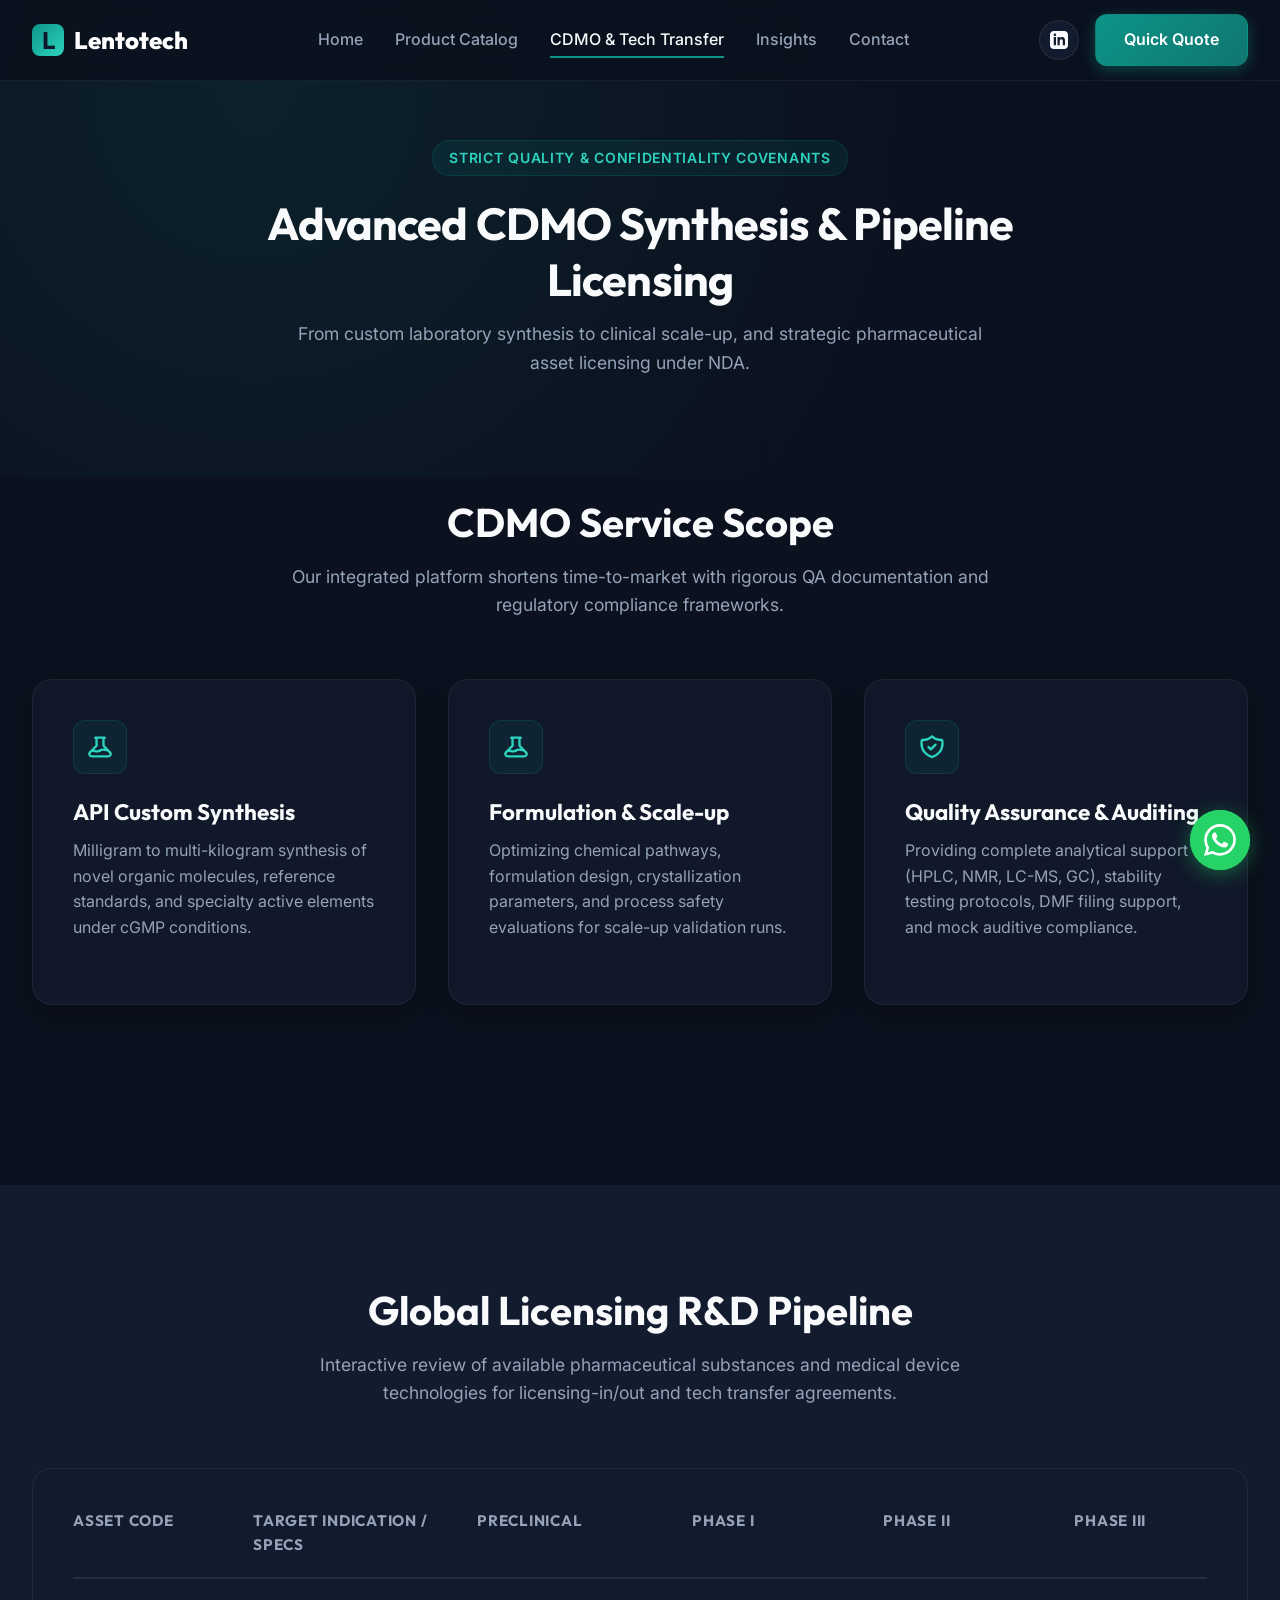
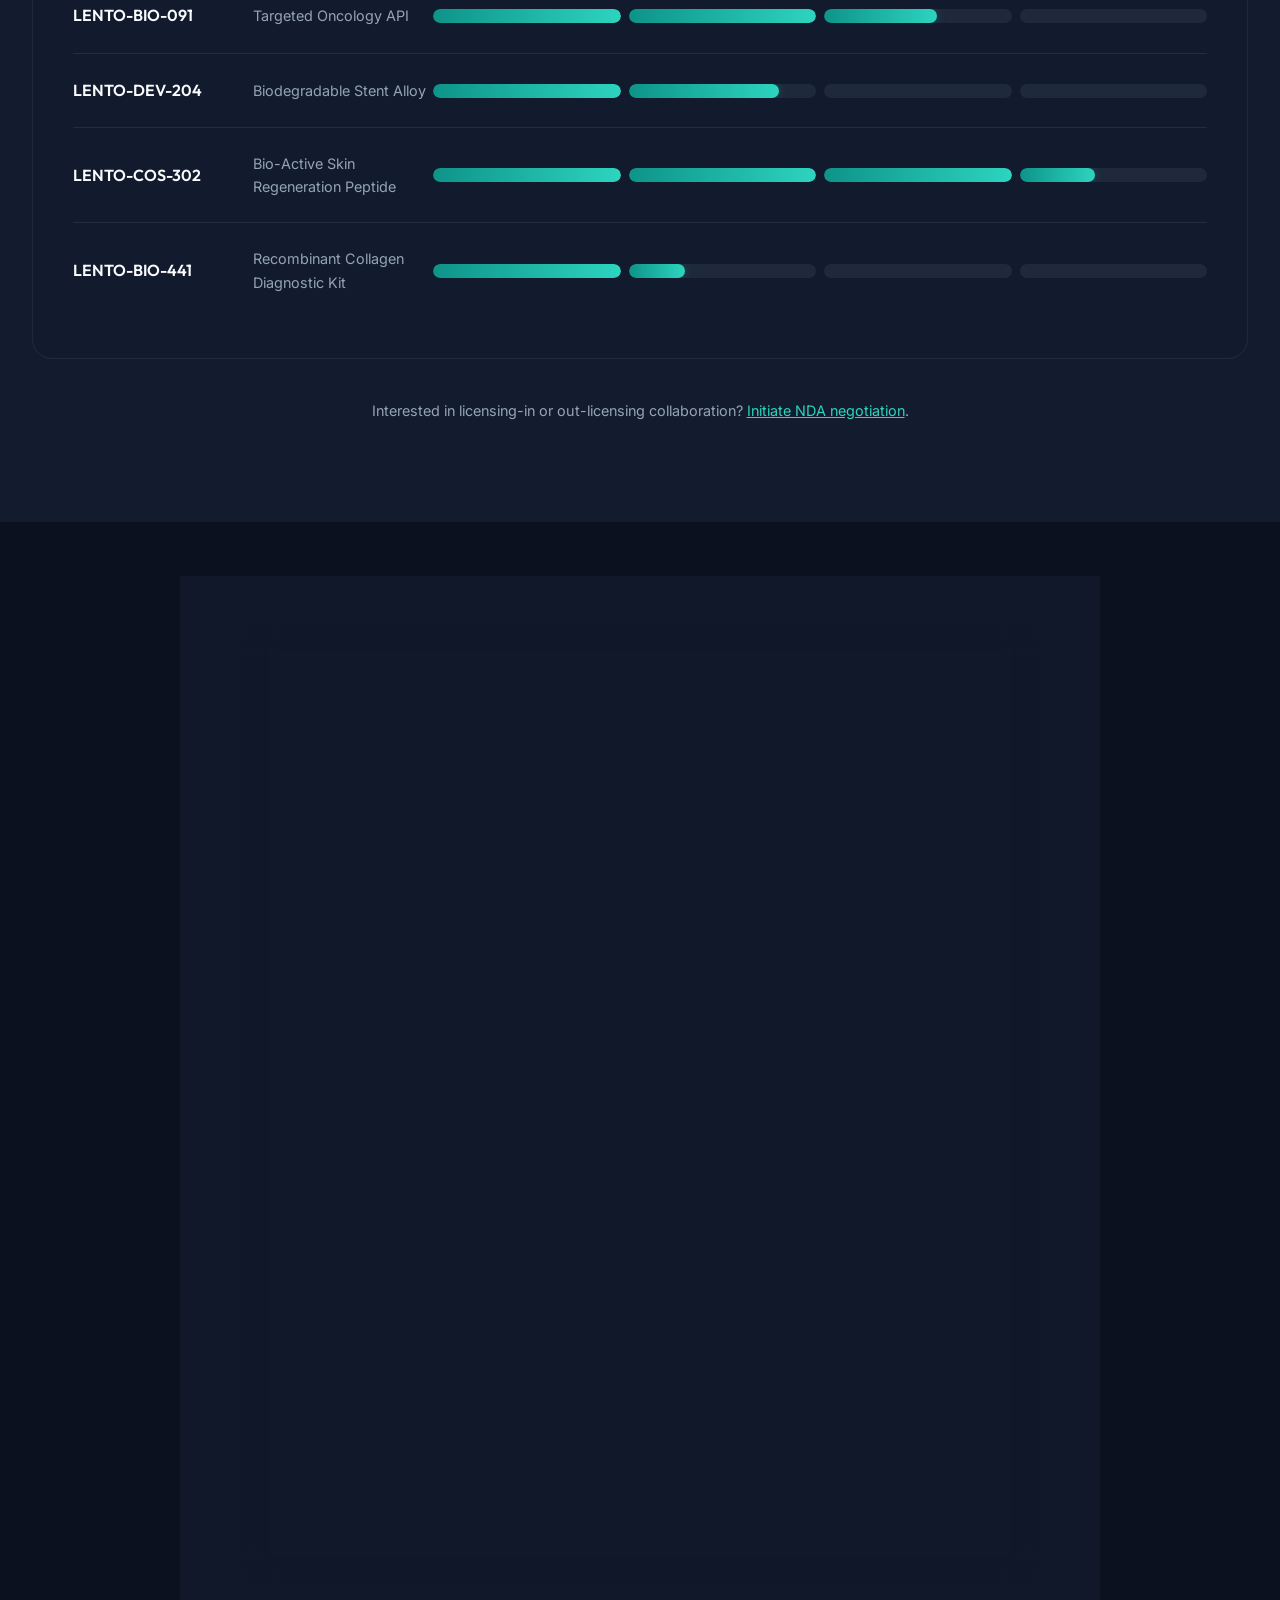
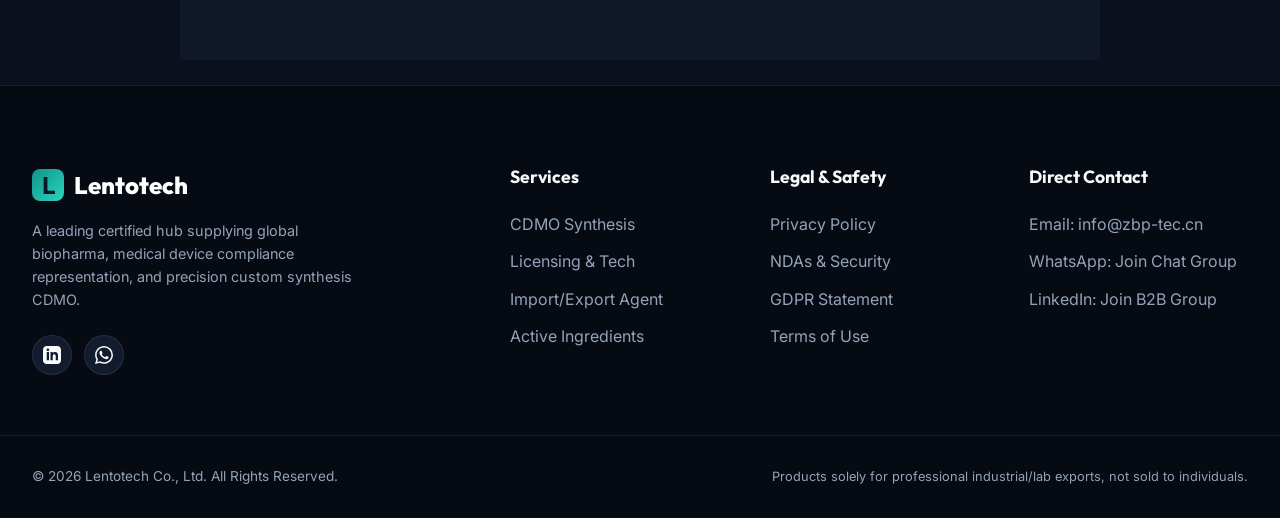
<file: cdmo.html>
<!DOCTYPE html>
<html lang="en">
<head>
  <meta charset="UTF-8">
  <meta name="viewport" content="width=device-width, initial-scale=1.0">
  
  <!-- Primary SEO Meta Tags -->
  <title>CDMO Services &amp; R&amp;D Pipeline Licensing | Lentotech</title>
  <meta name="description" content="Explore Lentotech's CDMO capabilities including custom synthesis, formulation scale-up, and quality control. Review our active R&amp;D pipeline for Licensing-in/out.">
  <meta name="keywords" content="Lentotech, CDMO custom synthesis, pharmaceutical scale up, licensing in out, clinical pipeline, medical device licensing, NDA confidential request">
  
  <!-- CSS Stylesheet -->
  <link rel="stylesheet" href="style.css">
</head>
<body>

  <!-- Header / Navigation -->
  <header class="header">
    <div class="container nav-container">
      <a href="index.html" class="logo">
        <div class="logo-icon">L</div>
        <span>Lentotech</span>
      </a>
      
      <button class="hamburger" aria-label="Toggle menu">
        <span></span>
        <span></span>
        <span></span>
      </button>
      
      <nav class="nav-menu">
        <a href="index.html" class="nav-link">Home</a>
        <a href="products.html" class="nav-link">Product Catalog</a>
        <a href="cdmo.html" class="nav-link active">CDMO &amp; Tech Transfer</a>
        <a href="index.html#news-section" class="nav-link">Insights</a>
        <a href="#contact-section" class="nav-link">Contact</a>
      </nav>
      
      <div class="nav-cta">
        <a href="https://www.linkedin.com/groups/14606553/" target="_blank" class="social-icon" title="Join LinkedIn Group">
          <svg fill="currentColor" viewBox="0 0 24 24" xmlns="http://www.w3.org/2000/svg">
            <path d="M19 0h-14c-2.761 0-5 2.239-5 5v14c0 2.761 2.239 5 5 5h14c2.762 0 5-2.239 5-5v-14c0-2.761-2.238-5-5-5zm-11 19h-3v-11h3v11zm-1.5-12.268c-.966 0-1.75-.779-1.75-1.75s.784-1.75 1.75-1.75 1.75.779 1.75 1.75-.784 1.75-1.75 1.75zm13.5 12.268h-3v-5.604c0-3.368-4-3.113-4 0v5.604h-3v-11h3v1.765c1.396-2.586 7-2.777 7 2.476v6.759z"/>
          </svg>
        </a>
        <a href="#contact-section" class="btn btn-primary">Quick Quote</a>
      </div>
    </div>
  </header>

  <!-- Hero Section -->
  <section class="hero" style="padding: 140px 0 60px 0; background: radial-gradient(circle at 20% 20%, rgba(13, 148, 136, 0.12) 0%, transparent 60%);">
    <div class="container">
      <span class="hero-tag">Strict Quality &amp; Confidentiality Covenants</span>
      <h1 class="hero-title" style="font-size: 2.8rem; margin-bottom: 12px;">Advanced CDMO Synthesis &amp; Pipeline Licensing</h1>
      <p class="hero-subtitle" style="font-size: 1.1rem; max-width: 700px;">From custom laboratory synthesis to clinical scale-up, and strategic pharmaceutical asset licensing under NDA.</p>
    </div>
  </section>

  <!-- CDMO Capabilities Matrix -->
  <section class="section" style="padding-top: 20px;">
    <div class="container">
      <div class="section-header">
        <h2 class="section-title">CDMO Service Scope</h2>
        <p class="section-desc">Our integrated platform shortens time-to-market with rigorous QA documentation and regulatory compliance frameworks.</p>
      </div>

      <div class="card-grid" style="margin-bottom: 80px;">
        <div class="segment-card">
          <div class="card-icon">
            <svg fill="none" stroke="currentColor" stroke-width="2" viewBox="0 0 24 24" xmlns="http://www.w3.org/2000/svg"><path stroke-linecap="round" stroke-linejoin="round" d="M19.428 15.428a2 2 0 00-1.022-.547l-2.387-.477a6 6 0 00-3.86.517l-.318.158a6 6 0 01-3.86.517L6.05 15.21a2 2 0 00-1.806.547M8 4h8l-1 1v5.172a2 2 0 00.586 1.414l5 5c1.26 1.26.367 3.414-1.415 3.414H4.828c-1.782 0-2.674-2.154-1.414-3.414l5-5A2 2 0 009 9.172V5L8 4z"></path></svg>
          </div>
          <h3>API Custom Synthesis</h3>
          <p>Milligram to multi-kilogram synthesis of novel organic molecules, reference standards, and specialty active elements under cGMP conditions.</p>
        </div>

        <div class="segment-card">
          <div class="card-icon">
            <svg fill="none" stroke="currentColor" stroke-width="2" viewBox="0 0 24 24" xmlns="http://www.w3.org/2000/svg"><path stroke-linecap="round" stroke-linejoin="round" d="M19.428 15.428a2 2 0 00-1.022-.547l-2.387-.477a6 6 0 00-3.86.517l-.318.158a6 6 0 01-3.86.517L6.05 15.21a2 2 0 00-1.806.547M8 4h8l-1 1v5.172a2 2 0 00.586 1.414l5 5c1.26 1.26.367 3.414-1.415 3.414H4.828c-1.782 0-2.674-2.154-1.414-3.414l5-5A2 2 0 009 9.172V5L8 4z"></path></svg>
          </div>
          <h3>Formulation &amp; Scale-up</h3>
          <p>Optimizing chemical pathways, formulation design, crystallization parameters, and process safety evaluations for scale-up validation runs.</p>
        </div>

        <div class="segment-card">
          <div class="card-icon">
            <svg fill="none" stroke="currentColor" stroke-width="2" viewBox="0 0 24 24" xmlns="http://www.w3.org/2000/svg"><path stroke-linecap="round" stroke-linejoin="round" d="M9 12l2 2 4-4m5.618-4.016A11.955 11.955 0 0112 2.944a11.955 11.955 0 01-8.618 3.04A12.02 12.02 0 003 9c0 5.591 3.824 10.29 9 11.622 5.176-1.332 9-6.03 9-11.622 0-1.042-.133-2.052-.382-3.016z"></path></svg>
          </div>
          <h3>Quality Assurance &amp; Auditing</h3>
          <p>Providing complete analytical support (HPLC, NMR, LC-MS, GC), stability testing protocols, DMF filing support, and mock auditive compliance.</p>
        </div>
      </div>
    </div>
  </section>

  <!-- Interactive Pipeline Section -->
  <section class="section section-alt" id="pipeline-section">
    <div class="container">
      <div class="section-header">
        <h2 class="section-title">Global Licensing R&amp;D Pipeline</h2>
        <p class="section-desc">Interactive review of available pharmaceutical substances and medical device technologies for licensing-in/out and tech transfer agreements.</p>
      </div>

      <div class="pipeline-container">
        <!-- Table Header -->
        <div class="pipeline-header">
          <div>Asset Code</div>
          <div>Target Indication / Specs</div>
          <div class="pipeline-stages-header">
            <div>Preclinical</div>
            <div>Phase I</div>
            <div>Phase II</div>
            <div>Phase III</div>
          </div>
        </div>
        
        <!-- Pipeline Row 1 -->
        <div class="pipeline-row">
          <div class="pipeline-code">LENTO-BIO-091</div>
          <div class="pipeline-ind">Targeted Oncology API</div>
          <div class="pipeline-stages-bar">
            <div class="stage-cell">
              <div class="stage-progress" data-progress="100%"></div>
              <div class="stage-tooltip">Preclinical: Complete</div>
            </div>
            <div class="stage-cell">
              <div class="stage-progress" data-progress="100%"></div>
              <div class="stage-tooltip">Phase I: Complete</div>
            </div>
            <div class="stage-cell">
              <div class="stage-progress" data-progress="60%"></div>
              <div class="stage-tooltip">Phase II: 60% Complete</div>
            </div>
            <div class="stage-cell">
              <div class="stage-progress" data-progress="0%"></div>
              <div class="stage-tooltip">Phase III: Pending</div>
            </div>
          </div>
        </div>

        <!-- Pipeline Row 2 -->
        <div class="pipeline-row">
          <div class="pipeline-code">LENTO-DEV-204</div>
          <div class="pipeline-ind">Biodegradable Stent Alloy</div>
          <div class="pipeline-stages-bar">
            <div class="stage-cell">
              <div class="stage-progress" data-progress="100%"></div>
              <div class="stage-tooltip">Preclinical: Complete</div>
            </div>
            <div class="stage-cell">
              <div class="stage-progress" data-progress="80%"></div>
              <div class="stage-tooltip">Phase I: 80% Active</div>
            </div>
            <div class="stage-cell">
              <div class="stage-progress" data-progress="0%"></div>
              <div class="stage-tooltip">Phase II: Pending</div>
            </div>
            <div class="stage-cell">
              <div class="stage-progress" data-progress="0%"></div>
              <div class="stage-tooltip">Phase III: Pending</div>
            </div>
          </div>
        </div>

        <!-- Pipeline Row 3 -->
        <div class="pipeline-row">
          <div class="pipeline-code">LENTO-COS-302</div>
          <div class="pipeline-ind">Bio-Active Skin Regeneration Peptide</div>
          <div class="pipeline-stages-bar">
            <div class="stage-cell">
              <div class="stage-progress" data-progress="100%"></div>
              <div class="stage-tooltip">Preclinical: Complete</div>
            </div>
            <div class="stage-cell">
              <div class="stage-progress" data-progress="100%"></div>
              <div class="stage-tooltip">Phase I: Complete</div>
            </div>
            <div class="stage-cell">
              <div class="stage-progress" data-progress="100%"></div>
              <div class="stage-tooltip">Phase II: Complete</div>
            </div>
            <div class="stage-cell">
              <div class="stage-progress" data-progress="40%"></div>
              <div class="stage-tooltip">Phase III: 40% Active</div>
            </div>
          </div>
        </div>

        <!-- Pipeline Row 4 -->
        <div class="pipeline-row">
          <div class="pipeline-code">LENTO-BIO-441</div>
          <div class="pipeline-ind">Recombinant Collagen Diagnostic Kit</div>
          <div class="pipeline-stages-bar">
            <div class="stage-cell">
              <div class="stage-progress" data-progress="100%"></div>
              <div class="stage-tooltip">Preclinical: Complete</div>
            </div>
            <div class="stage-cell">
              <div class="stage-progress" data-progress="30%"></div>
              <div class="stage-tooltip">Phase I: 30% Active</div>
            </div>
            <div class="stage-cell">
              <div class="stage-progress" data-progress="0%"></div>
              <div class="stage-tooltip">Phase II: Pending</div>
            </div>
            <div class="stage-cell">
              <div class="stage-progress" data-progress="0%"></div>
              <div class="stage-tooltip">Phase III: Pending</div>
            </div>
          </div>
        </div>
      </div>
      
      <div style="margin-top: 40px; text-align: center; color: var(--text-muted); font-size: 0.9rem;">
        <p>Interested in licensing-in or out-licensing collaboration? <a href="#contact-section" style="color:var(--accent-teal-light); text-decoration: underline;">Initiate NDA negotiation</a>.</p>
      </div>
    </div>
  </section>

  <!-- CDMO / Licensing Secure Form -->
  <section class="section" id="contact-section">
    <div class="container">
      <div class="inquiry-box">
        <div class="form-title-group">
          <span class="confidential-badge">
            <svg style="width: 14px; height: 14px;" fill="none" stroke="currentColor" stroke-width="2" viewBox="0 0 24 24" xmlns="http://www.w3.org/2000/svg"><path stroke-linecap="round" stroke-linejoin="round" d="M12 15v2m-6 4h12a2 2 0 002-2v-6a2 2 0 00-2-2H6a2 2 0 00-2 2v6a2 2 0 002 2zm10-10V7a4 4 0 00-8 0v4h8z"></path></svg>
            Secure &amp; Confidential Request under Active NDA
          </span>
          <h2 style="font-size:2rem; margin-bottom:10px;">CDMO &amp; Licensing Inquiry</h2>
          <p style="color:var(--text-muted);">Please provide details about your target molecule, synthesis schema, diagnostic kit parameters, or patent licensing requests.</p>
        </div>
        
        <form id="inquiry-form" action="https://formspree.io/f/placeholder" method="POST">
          <div class="form-grid">
            <div class="form-group">
              <label class="form-label" for="contact-name">Principal Investigator / Contact *</label>
              <input type="text" id="contact-name" name="name" class="form-input" required placeholder="Dr. John Smith">
            </div>
            <div class="form-group">
              <label class="form-label" for="contact-company">Pharma Corporate / Lab *</label>
              <input type="text" id="contact-company" name="company" class="form-input" required placeholder="Therapeutics Research Inc.">
            </div>
            <div class="form-group">
              <label class="form-label" for="contact-email">Corporate Email Address *</label>
              <input type="email" id="contact-email" name="email" class="form-input" required placeholder="smith@company.com">
            </div>
            <div class="form-group">
              <label class="form-label" for="contact-phone">WhatsApp / Direct Call</label>
              <input type="text" id="contact-phone" name="phone" class="form-input" placeholder="+1 (202) 555-0143">
            </div>
            <div class="form-group form-full">
              <label class="form-label" for="contact-segment">Project Framework *</label>
              <select id="contact-segment" name="segment" class="filter-select" style="width: 100%;" required>
                <option value="CDMO Custom Synthesis">CDMO Custom Synthesis &amp; Batches</option>
                <option value="IP Transfer / Licensing-in">IP licensing / Technology Transfer</option>
                <option value="cGMP Clinical Scale-up">cGMP Clinical Scale-up &amp; Manufacturing</option>
              </select>
            </div>
            <div class="form-group form-full">
              <label class="form-label" for="contact-message">Technical Pathway &amp; Project Summary *</label>
              <textarea id="contact-message" name="message" class="form-input" rows="5" required placeholder="State target yields, chemical structure CAS numbers, purity standards, stability testing protocols, or diagnostic device scope. Indicate if NDA is requested first."></textarea>
            </div>
            
            <div class="form-full">
              <label class="form-checkbox-label">
                <input type="checkbox" id="gdpr-agreement" required>
                <span>I consent to GDPR compliance guidelines. Lentotech treats all submissions with absolute confidentiality under active NDA covenants.</span>
              </label>
              
              <div class="disclaimer-note">
                <strong>NDA &amp; Confidentiality Assurance:</strong> Lentotech commits to a 100% secure review flow. No proprietary details, molecular formulas, or business names are shared outside of our core clinical evaluation team.
              </div>
            </div>
            
            <div class="form-full" style="text-align: center; margin-top: 20px;">
              <button type="submit" class="btn btn-primary" style="width: 100%; padding: 16px;">
                Submit Secure Inquiry
              </button>
            </div>
          </div>
        </form>
      </div>
    </div>
  </section>

  <!-- Footer -->
  <footer class="footer">
    <div class="container footer-grid">
      <div class="footer-brand">
        <a href="index.html" class="logo" style="margin-bottom:15px;">
          <div class="logo-icon">L</div>
          <span>Lentotech</span>
        </a>
        <p>A leading certified hub supplying global biopharma, medical device compliance representation, and precision custom synthesis CDMO.</p>
        <div class="social-links">
          <a href="https://www.linkedin.com/groups/14606553/" target="_blank" class="social-icon" aria-label="LinkedIn">
            <svg fill="currentColor" viewBox="0 0 24 24" xmlns="http://www.w3.org/2000/svg"><path d="M19 0h-14c-2.761 0-5 2.239-5 5v14c0 2.761 2.239 5 5 5h14c2.762 0 5-2.239 5-5v-14c0-2.761-2.238-5-5-5zm-11 19h-3v-11h3v11zm-1.5-12.268c-.966 0-1.75-.779-1.75-1.75s.784-1.75 1.75-1.75 1.75.779 1.75 1.75-.784 1.75-1.75 1.75zm13.5 12.268h-3v-5.604c0-3.368-4-3.113-4 0v5.604h-3v-11h3v1.765c1.396-2.586 7-2.777 7 2.476v6.759z"/></svg>
          </a>
          <a href="https://chat.whatsapp.com/D2ij4kMatiy4s5UUDO7pHd" target="_blank" class="social-icon" aria-label="WhatsApp">
            <svg fill="currentColor" viewBox="0 0 24 24" xmlns="http://www.w3.org/2000/svg"><path d="M17.472 14.382c-.297-.149-1.758-.867-2.03-.967-.273-.099-.471-.148-.67.15-.197.297-.767.966-.94 1.164-.173.199-.347.223-.644.075-.297-.15-1.255-.463-2.39-1.475-.883-.788-1.48-1.761-1.653-2.059-.173-.297-.018-.458.13-.606.134-.133.298-.347.446-.52.149-.174.198-.298.298-.497.099-.198.05-.371-.025-.52-.075-.149-.669-1.612-.916-2.207-.242-.579-.487-.5-.669-.51-.173-.008-.371-.01-.57-.01-.198 0-.52.074-.792.372-.272.297-1.04 1.016-1.04 2.479 0 1.462 1.065 2.875 1.213 3.074.149.198 2.096 3.2 5.077 4.487.709.306 1.262.489 1.694.625.712.227 1.36.195 1.871.118.571-.085 1.758-.719 2.006-1.413.248-.694.248-1.289.173-1.413-.074-.124-.272-.198-.57-.347m-5.421 7.403h-.004a9.87 9.87 0 01-5.031-1.378l-.361-.214-3.741.982.998-3.648-.235-.374a9.86 9.86 0 01-1.51-5.26c.001-5.45 4.436-9.884 9.888-9.884 2.64 0 5.122 1.03 6.988 2.898a9.825 9.825 0 012.893 6.994c-.003 5.45-4.437 9.884-9.885 9.884m8.413-18.297A11.815 11.815 0 0012.05 0C5.495 0 .16 5.335.157 11.892c0 2.096.547 4.142 1.588 5.945L0 24l6.335-1.662c1.746.953 3.71 1.458 5.704 1.459h.005c6.554 0 11.89-5.335 11.893-11.893a11.821 11.821 0 00-3.48-8.413z"/></svg>
          </a>
        </div>
      </div>
      
      <div class="footer-col">
        <h4>Services</h4>
        <ul>
          <li><a href="cdmo.html">CDMO Synthesis</a></li>
          <li><a href="cdmo.html#pipeline-section">Licensing &amp; Tech</a></li>
          <li><a href="index.html#contact-section">Import/Export Agent</a></li>
          <li><a href="products.html">Active Ingredients</a></li>
        </ul>
      </div>
      
      <div class="footer-col">
        <h4>Legal &amp; Safety</h4>
        <ul>
          <li><a href="#contact-section">Privacy Policy</a></li>
          <li><a href="#contact-section">NDAs &amp; Security</a></li>
          <li><a href="#contact-section">GDPR Statement</a></li>
          <li><a href="#contact-section">Terms of Use</a></li>
        </ul>
      </div>
      
      <div class="footer-col">
        <h4>Direct Contact</h4>
        <ul>
          <li>Email: <a href="javascript:void(0)" data-email-decode="text">Loading...</a></li>
          <li>WhatsApp: <a href="https://chat.whatsapp.com/D2ij4kMatiy4s5UUDO7pHd" target="_blank">Join Chat Group</a></li>
          <li>LinkedIn: <a href="https://www.linkedin.com/groups/14606553/" target="_blank">Join B2B Group</a></li>
        </ul>
      </div>
    </div>
    
    <div class="container footer-bottom">
      <div>&copy; 2026 Lentotech Co., Ltd. All Rights Reserved.</div>
      <div class="footer-legal-links">
        <span style="font-size:0.8rem; color:var(--text-muted);">Products solely for professional industrial/lab exports, not sold to individuals.</span>
      </div>
    </div>
  </footer>

  <!-- WhatsApp Floating widget -->
  <a href="https://chat.whatsapp.com/D2ij4kMatiy4s5UUDO7pHd" target="_blank" class="whatsapp-widget" title="Join WhatsApp Channel" aria-label="WhatsApp Chat Link">
    <svg fill="currentColor" viewBox="0 0 24 24" xmlns="http://www.w3.org/2000/svg">
      <path d="M17.472 14.382c-.297-.149-1.758-.867-2.03-.967-.273-.099-.471-.148-.67.15-.197.297-.767.966-.94 1.164-.173.199-.347.223-.644.075-.297-.15-1.255-.463-2.39-1.475-.883-.788-1.48-1.761-1.653-2.059-.173-.297-.018-.458.13-.606.134-.133.298-.347.446-.52.149-.174.198-.298.298-.497.099-.198.05-.371-.025-.52-.075-.149-.669-1.612-.916-2.207-.242-.579-.487-.5-.669-.51-.173-.008-.371-.01-.57-.01-.198 0-.52.074-.792.372-.272.297-1.04 1.016-1.04 2.479 0 1.462 1.065 2.875 1.213 3.074.149.198 2.096 3.2 5.077 4.487.709.306 1.262.489 1.694.625.712.227 1.36.195 1.871.118.571-.085 1.758-.719 2.006-1.413.248-.694.248-1.289.173-1.413-.074-.124-.272-.198-.57-.347m-5.421 7.403h-.004a9.87 9.87 0 01-5.031-1.378l-.361-.214-3.741.982.998-3.648-.235-.374a9.86 9.86 0 01-1.51-5.26c.001-5.45 4.436-9.884 9.888-9.884 2.64 0 5.122 1.03 6.988 2.898a9.825 9.825 0 012.893 6.994c-.003 5.45-4.437 9.884-9.885 9.884m8.413-18.297A11.815 11.815 0 0012.05 0C5.495 0 .16 5.335.157 11.892c0 2.096.547 4.142 1.588 5.945L0 24l6.335-1.662c1.746.953 3.71 1.458 5.704 1.459h.005c6.554 0 11.89-5.335 11.893-11.893a11.821 11.821 0 00-3.48-8.413z"/>
    </svg>
  </a>

  <!-- Integration Logic JS -->
  <script src="app.js"></script>
</body>
</html>
</file>
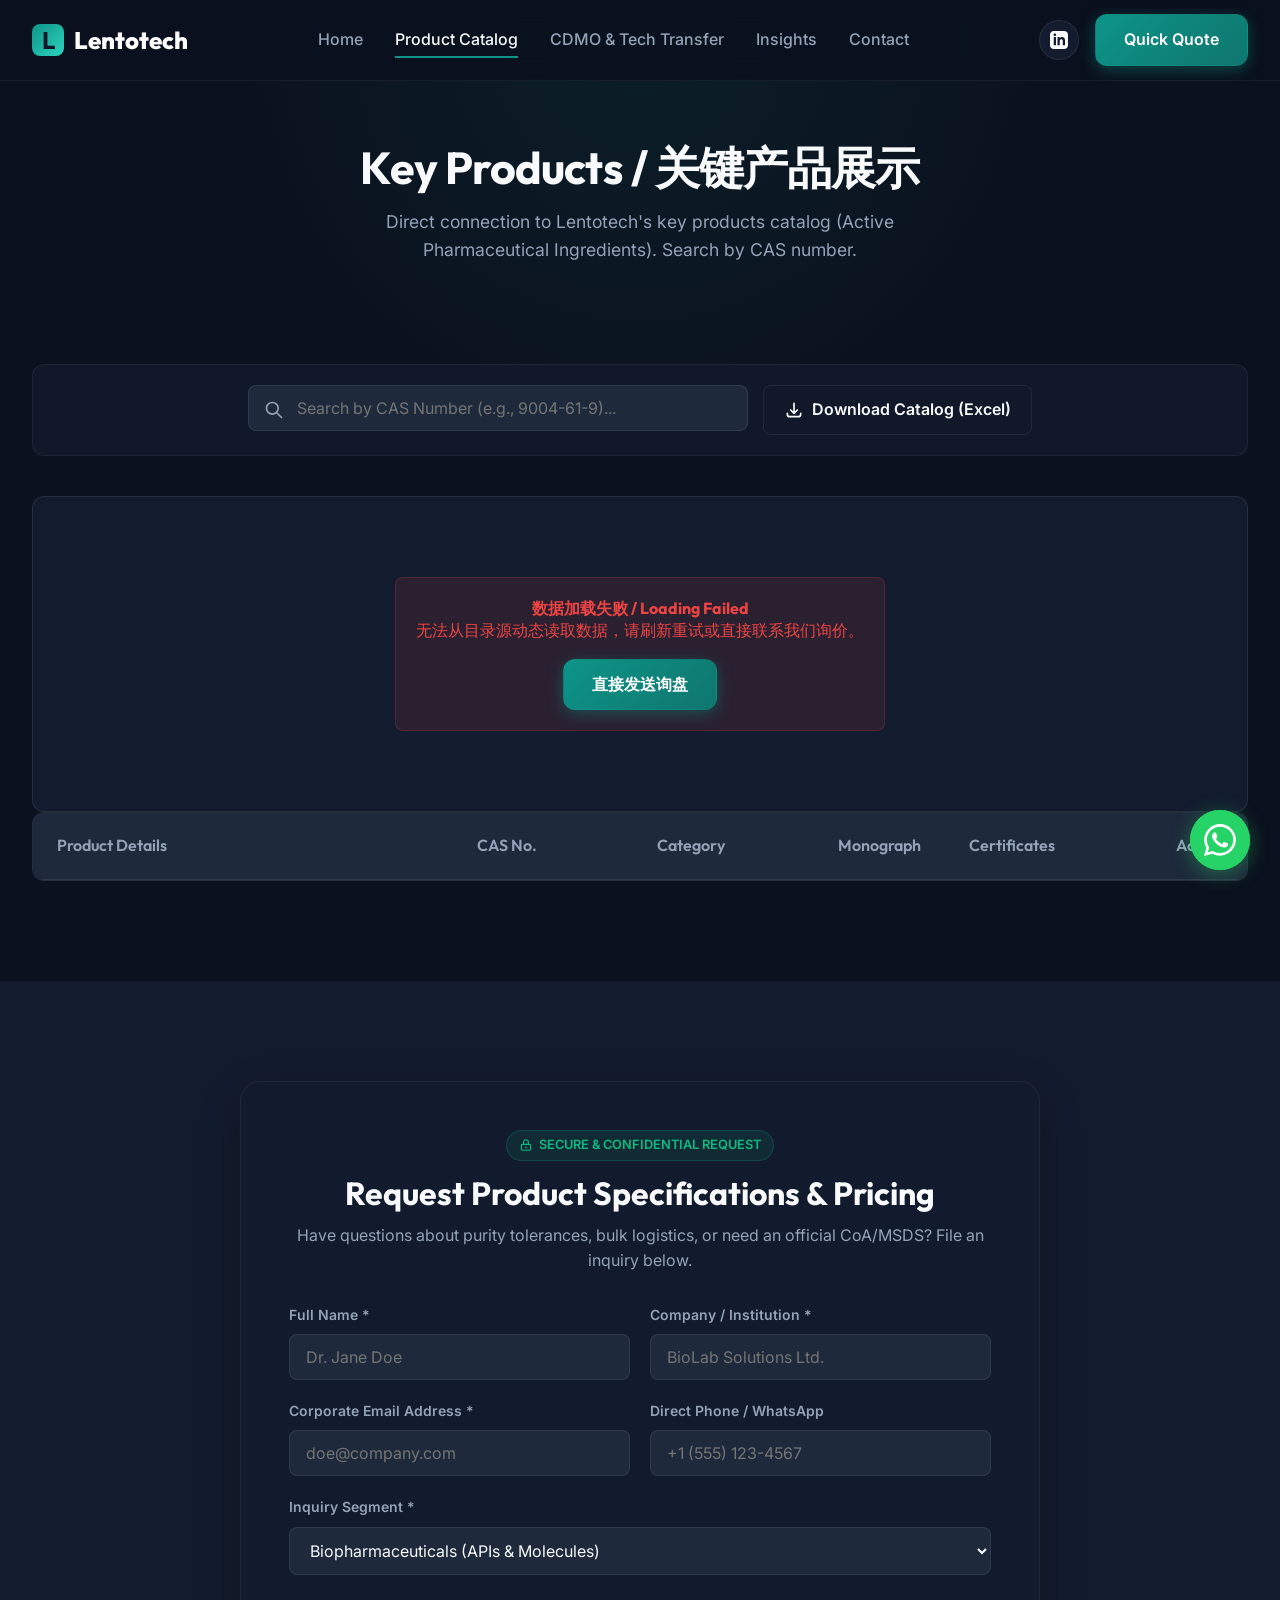
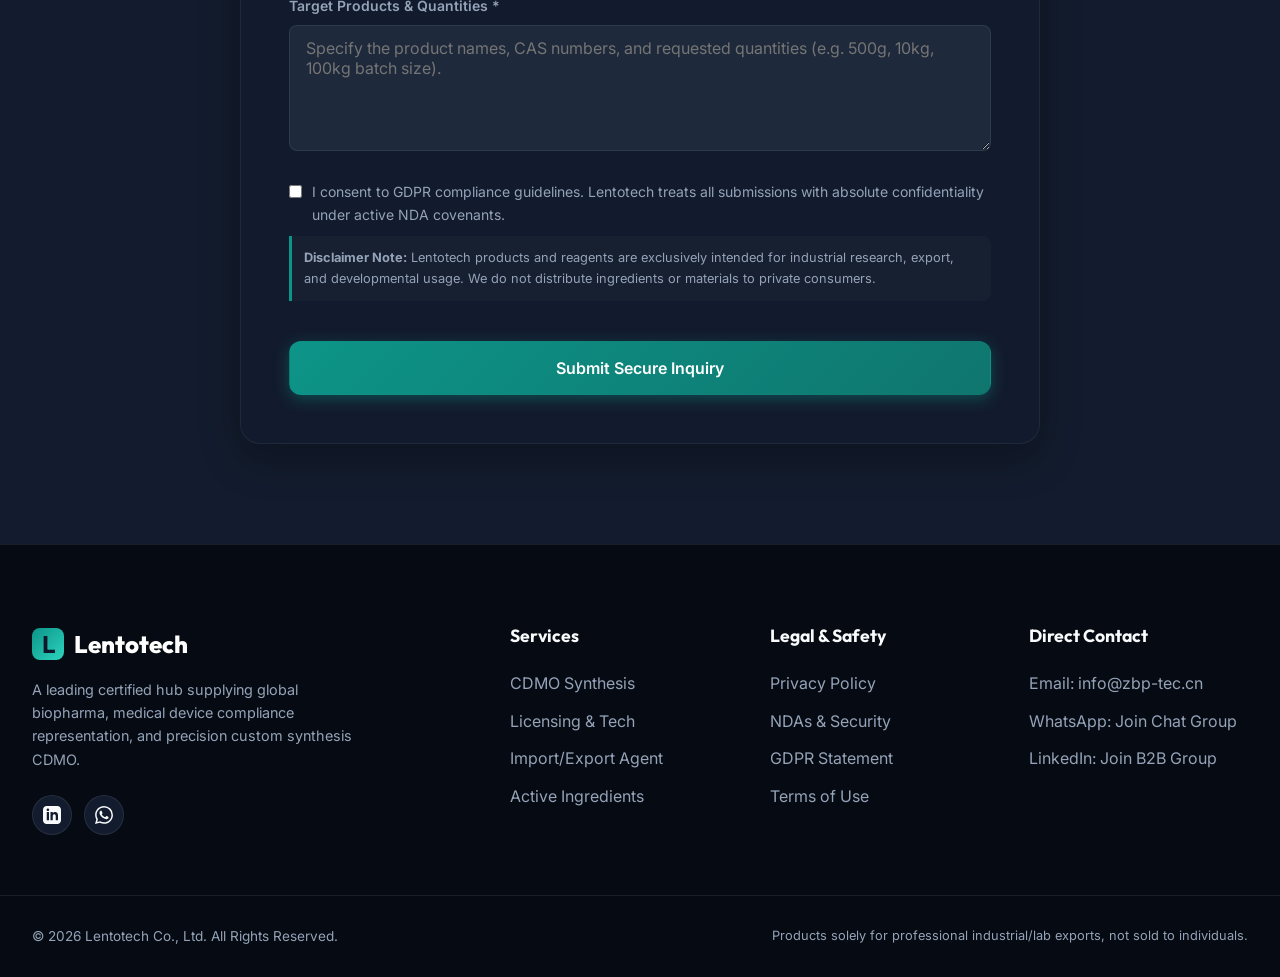
<file: products.html>
<!DOCTYPE html>
<html lang="en">
<head>
  <meta charset="UTF-8">
  <meta name="viewport" content="width=device-width, initial-scale=1.0">
  
  <!-- Primary SEO Meta Tags -->
  <title>Product Catalog | Search CAS &amp; Biological Raw Materials | Lentotech</title>
  <meta name="description" content="Browse and search Lentotech's real-time product database. Search by CAS number, molecular formula, or category for pharmaceutical, cosmetic, and medical device raw materials.">
  <meta name="keywords" content="Lentotech, CAS Search, Chemical Catalog, Peptide purity, cGMP cosmetic ingredients, raw materials FDA CE, biological active ingredients database">
  
  <!-- CSS Stylesheet -->
  <link rel="stylesheet" href="style.css">
</head>
<body>

  <!-- Header / Navigation -->
  <header class="header">
    <div class="container nav-container">
      <a href="index.html" class="logo">
        <div class="logo-icon">L</div>
        <span>Lentotech</span>
      </a>
      
      <button class="hamburger" aria-label="Toggle menu">
        <span></span>
        <span></span>
        <span></span>
      </button>
      
      <nav class="nav-menu">
        <a href="index.html" class="nav-link">Home</a>
        <a href="products.html" class="nav-link active">Product Catalog</a>
        <a href="cdmo.html" class="nav-link">CDMO &amp; Tech Transfer</a>
        <a href="index.html#news-section" class="nav-link">Insights</a>
        <a href="#contact-section" class="nav-link">Contact</a>
      </nav>
      
      <div class="nav-cta">
        <a href="https://www.linkedin.com/groups/14606553/" target="_blank" class="social-icon" title="Join LinkedIn Group">
          <svg fill="currentColor" viewBox="0 0 24 24" xmlns="http://www.w3.org/2000/svg">
            <path d="M19 0h-14c-2.761 0-5 2.239-5 5v14c0 2.761 2.239 5 5 5h14c2.762 0 5-2.239 5-5v-14c0-2.761-2.238-5-5-5zm-11 19h-3v-11h3v11zm-1.5-12.268c-.966 0-1.75-.779-1.75-1.75s.784-1.75 1.75-1.75 1.75.779 1.75 1.75-.784 1.75-1.75 1.75zm13.5 12.268h-3v-5.604c0-3.368-4-3.113-4 0v5.604h-3v-11h3v1.765c1.396-2.586 7-2.777 7 2.476v6.759z"/>
          </svg>
        </a>
        <a href="#contact-section" class="btn btn-primary">Quick Quote</a>
      </div>
    </div>
  </header>

  <!-- Title Section -->
  <section class="hero" style="padding: 140px 0 60px 0; background: radial-gradient(circle at 50% 10%, rgba(13, 148, 136, 0.1) 0%, transparent 60%);">
    <div class="container">
      <h1 class="hero-title" style="font-size: 2.8rem; margin-bottom: 12px;">Key Products / 关键产品展示</h1>
      <p class="hero-subtitle" style="font-size: 1.1rem; max-width: 600px;">Direct connection to Lentotech's key products catalog (Active Pharmaceutical Ingredients). Search by CAS number.</p>
    </div>
  </section>

  <!-- Interactive Catalog Section -->
  <section class="section" style="padding-top: 0;">
    <div class="container">
      
      <!-- Search & Filters Container (CAS Only + Download) -->
      <div class="product-search-bar" style="justify-content: center; gap: 15px; flex-wrap: wrap;">
        <div class="search-input-wrap" style="max-width: 500px; width: 100%; margin: 0;">
          <svg fill="none" stroke="currentColor" stroke-width="2" viewBox="0 0 24 24" xmlns="http://www.w3.org/2000/svg">
            <path stroke-linecap="round" stroke-linejoin="round" d="M21 21l-6-6m2-5a7 7 0 11-14 0 7 7 0 0114 0z"></path>
          </svg>
          <input type="text" id="product-search" class="form-input" placeholder="Search by CAS Number (e.g., 9004-61-9)...">
        </div>
        
        <a href="https://docs.google.com/spreadsheets/d/1sSMc7rmIx4xfWAFMpHZvSMM3_wB-xprPkBqVUnwSH1g/export?format=xlsx" target="_blank" class="btn btn-secondary" style="height: 50px; display: flex; align-items: center; gap: 8px; font-weight: 600; padding: 0 20px; border-radius: var(--radius-sm); white-space: nowrap; text-decoration: none;">
          <svg fill="none" stroke="currentColor" stroke-width="2" viewBox="0 0 24 24" xmlns="http://www.w3.org/2000/svg" style="width: 20px; height: 20px;">
            <path stroke-linecap="round" stroke-linejoin="round" d="M4 16v1a3 3 0 003 3h10a3 3 0 003-3v-1m-4-4l-4 4m0 0l-4-4m4 4V4"></path>
          </svg>
          Download Catalog (Excel)
        </a>
      </div>

      <!-- Spinner Loader while fetching CSV -->
      <div id="catalog-loading" class="loading-box" style="background: var(--bg-secondary); border-radius: var(--radius-md); border: 1px solid var(--border-color);">
        <div class="spinner"></div>
        <p>Syncing product database with Google Sheets...</p>
      </div>

      <!-- Main Render Table -->
      <div class="products-table-container">
        <table class="products-table" id="product-catalog">
          <thead>
            <tr>
              <th style="width: 35%; min-width: 250px;">Product Details</th>
              <th style="width: 15%; min-width: 130px;">CAS No.</th>
              <th style="width: 15%; min-width: 130px;">Category</th>
              <th style="width: 10%; min-width: 90px;">Monograph</th>
              <th style="width: 15%; min-width: 160px;">Certificates</th>
              <th style="width: 10%; text-align: right; min-width: 90px;">Action</th>
            </tr>
          </thead>
          <tbody id="products-tbody">
            <!-- Dynamically Rendered by JS -->
          </tbody>
        </table>
      </div>

      <!-- Fallback static HTML inside <noscript> tag for SEO bot indexing -->
      <noscript>
        <div style="margin-top: 40px; padding: 20px; background: rgba(255, 255, 255, 0.02); border-radius: var(--radius-md); border: 1px dashed var(--border-color);">
          <h3 style="color:var(--accent-teal-light); margin-bottom: 15px;">SEO Directory Index (Noscript Fallback)</h3>
          <table class="products-table">
            <thead>
              <tr>
                <th>Product Name</th>
                <th>CAS Number</th>
                <th>Typical Purity</th>
                <th>Certifications</th>
              </tr>
            </thead>
            <tbody>
              <tr>
                <td>Hyaluronic Acid (Oligo)</td>
                <td>9004-61-9</td>
                <td>98.5%+</td>
                <td>GMP / ISO 13485</td>
              </tr>
              <tr>
                <td>Ascorbic Acid Peptide Derivative</td>
                <td>129499-78-1</td>
                <td>99.0%+</td>
                <td>Cosmetic / CE</td>
              </tr>
              <tr>
                <td>Centella Asiatica Total Triterpenes</td>
                <td>84696-21-9</td>
                <td>95%+ HPLC</td>
                <td>ISO / GMP</td>
              </tr>
              <tr>
                <td>Recombinant Collagen Peptide</td>
                <td>9007-34-5</td>
                <td>98.0%+</td>
                <td>ISO13485 / FDA Medical</td>
              </tr>
            </tbody>
          </table>
        </div>
      </noscript>

    </div>
  </section>

  <!-- Quick Inquiry Box for Products -->
  <section class="section section-alt" id="contact-section">
    <div class="container">
      <div class="inquiry-box">
        <div class="form-title-group">
          <span class="confidential-badge">
            <svg style="width: 14px; height: 14px;" fill="none" stroke="currentColor" stroke-width="2" viewBox="0 0 24 24" xmlns="http://www.w3.org/2000/svg"><path stroke-linecap="round" stroke-linejoin="round" d="M12 15v2m-6 4h12a2 2 0 002-2v-6a2 2 0 00-2-2H6a2 2 0 00-2 2v6a2 2 0 002 2zm10-10V7a4 4 0 00-8 0v4h8z"></path></svg>
            Secure &amp; Confidential Request
          </span>
          <h2 style="font-size:2rem; margin-bottom:10px;">Request Product Specifications &amp; Pricing</h2>
          <p style="color:var(--text-muted);">Have questions about purity tolerances, bulk logistics, or need an official CoA/MSDS? File an inquiry below.</p>
        </div>
        
        <form id="inquiry-form" action="https://formspree.io/f/placeholder" method="POST">
          <div class="form-grid">
            <div class="form-group">
              <label class="form-label" for="contact-name">Full Name *</label>
              <input type="text" id="contact-name" name="name" class="form-input" required placeholder="Dr. Jane Doe">
            </div>
            <div class="form-group">
              <label class="form-label" for="contact-company">Company / Institution *</label>
              <input type="text" id="contact-company" name="company" class="form-input" required placeholder="BioLab Solutions Ltd.">
            </div>
            <div class="form-group">
              <label class="form-label" for="contact-email">Corporate Email Address *</label>
              <input type="email" id="contact-email" name="email" class="form-input" required placeholder="doe@company.com">
            </div>
            <div class="form-group">
              <label class="form-label" for="contact-phone">Direct Phone / WhatsApp</label>
              <input type="text" id="contact-phone" name="phone" class="form-input" placeholder="+1 (555) 123-4567">
            </div>
            <div class="form-group form-full">
              <label class="form-label" for="contact-segment">Inquiry Segment *</label>
              <select id="contact-segment" name="segment" class="filter-select" style="width: 100%;" required>
                <option value="Biopharmaceuticals">Biopharmaceuticals (APIs &amp; Molecules)</option>
                <option value="Cosmetic Ingredients">Cosmetic Bioactive Raw Ingredients</option>
                <option value="Medical Devices">Medical Devices (OEM/ODM)</option>
                <option value="Import/Export Agency Services">Import / Export &amp; Custom Agent</option>
              </select>
            </div>
            <div class="form-group form-full">
              <label class="form-label" for="contact-message">Target Products &amp; Quantities *</label>
              <textarea id="contact-message" name="message" class="form-input" rows="5" required placeholder="Specify the product names, CAS numbers, and requested quantities (e.g. 500g, 10kg, 100kg batch size)."></textarea>
            </div>
            
            <div class="form-full">
              <label class="form-checkbox-label">
                <input type="checkbox" id="gdpr-agreement" required>
                <span>I consent to GDPR compliance guidelines. Lentotech treats all submissions with absolute confidentiality under active NDA covenants.</span>
              </label>
              
              <div class="disclaimer-note">
                <strong>Disclaimer Note:</strong> Lentotech products and reagents are exclusively intended for industrial research, export, and developmental usage. We do not distribute ingredients or materials to private consumers.
              </div>
            </div>
            
            <div class="form-full" style="text-align: center; margin-top: 20px;">
              <button type="submit" class="btn btn-primary" style="width: 100%; padding: 16px;">
                Submit Secure Inquiry
              </button>
            </div>
          </div>
        </form>
      </div>
    </div>
  </section>

  <!-- Footer -->
  <footer class="footer">
    <div class="container footer-grid">
      <div class="footer-brand">
        <a href="index.html" class="logo" style="margin-bottom:15px;">
          <div class="logo-icon">L</div>
          <span>Lentotech</span>
        </a>
        <p>A leading certified hub supplying global biopharma, medical device compliance representation, and precision custom synthesis CDMO.</p>
        <div class="social-links">
          <a href="https://www.linkedin.com/groups/14606553/" target="_blank" class="social-icon" aria-label="LinkedIn">
            <svg fill="currentColor" viewBox="0 0 24 24" xmlns="http://www.w3.org/2000/svg"><path d="M19 0h-14c-2.761 0-5 2.239-5 5v14c0 2.761 2.239 5 5 5h14c2.762 0 5-2.239 5-5v-14c0-2.761-2.238-5-5-5zm-11 19h-3v-11h3v11zm-1.5-12.268c-.966 0-1.75-.779-1.75-1.75s.784-1.75 1.75-1.75 1.75.779 1.75 1.75-.784 1.75-1.75 1.75zm13.5 12.268h-3v-5.604c0-3.368-4-3.113-4 0v5.604h-3v-11h3v1.765c1.396-2.586 7-2.777 7 2.476v6.759z"/></svg>
          </a>
          <a href="https://chat.whatsapp.com/D2ij4kMatiy4s5UUDO7pHd" target="_blank" class="social-icon" aria-label="WhatsApp">
            <svg fill="currentColor" viewBox="0 0 24 24" xmlns="http://www.w3.org/2000/svg"><path d="M17.472 14.382c-.297-.149-1.758-.867-2.03-.967-.273-.099-.471-.148-.67.15-.197.297-.767.966-.94 1.164-.173.199-.347.223-.644.075-.297-.15-1.255-.463-2.39-1.475-.883-.788-1.48-1.761-1.653-2.059-.173-.297-.018-.458.13-.606.134-.133.298-.347.446-.52.149-.174.198-.298.298-.497.099-.198.05-.371-.025-.52-.075-.149-.669-1.612-.916-2.207-.242-.579-.487-.5-.669-.51-.173-.008-.371-.01-.57-.01-.198 0-.52.074-.792.372-.272.297-1.04 1.016-1.04 2.479 0 1.462 1.065 2.875 1.213 3.074.149.198 2.096 3.2 5.077 4.487.709.306 1.262.489 1.694.625.712.227 1.36.195 1.871.118.571-.085 1.758-.719 2.006-1.413.248-.694.248-1.289.173-1.413-.074-.124-.272-.198-.57-.347m-5.421 7.403h-.004a9.87 9.87 0 01-5.031-1.378l-.361-.214-3.741.982.998-3.648-.235-.374a9.86 9.86 0 01-1.51-5.26c.001-5.45 4.436-9.884 9.888-9.884 2.64 0 5.122 1.03 6.988 2.898a9.825 9.825 0 012.893 6.994c-.003 5.45-4.437 9.884-9.885 9.884m8.413-18.297A11.815 11.815 0 0012.05 0C5.495 0 .16 5.335.157 11.892c0 2.096.547 4.142 1.588 5.945L0 24l6.335-1.662c1.746.953 3.71 1.458 5.704 1.459h.005c6.554 0 11.89-5.335 11.893-11.893a11.821 11.821 0 00-3.48-8.413z"/></svg>
          </a>
        </div>
      </div>
      
      <div class="footer-col">
        <h4>Services</h4>
        <ul>
          <li><a href="cdmo.html">CDMO Synthesis</a></li>
          <li><a href="cdmo.html#pipeline-section">Licensing &amp; Tech</a></li>
          <li><a href="index.html#contact-section">Import/Export Agent</a></li>
          <li><a href="products.html">Active Ingredients</a></li>
        </ul>
      </div>
      
      <div class="footer-col">
        <h4>Legal &amp; Safety</h4>
        <ul>
          <li><a href="#contact-section">Privacy Policy</a></li>
          <li><a href="#contact-section">NDAs &amp; Security</a></li>
          <li><a href="#contact-section">GDPR Statement</a></li>
          <li><a href="#contact-section">Terms of Use</a></li>
        </ul>
      </div>
      
      <div class="footer-col">
        <h4>Direct Contact</h4>
        <ul>
          <li>Email: <a href="javascript:void(0)" data-email-decode="text">Loading...</a></li>
          <li>WhatsApp: <a href="https://chat.whatsapp.com/D2ij4kMatiy4s5UUDO7pHd" target="_blank">Join Chat Group</a></li>
          <li>LinkedIn: <a href="https://www.linkedin.com/groups/14606553/" target="_blank">Join B2B Group</a></li>
        </ul>
      </div>
    </div>
    
    <div class="container footer-bottom">
      <div>&copy; 2026 Lentotech Co., Ltd. All Rights Reserved.</div>
      <div class="footer-legal-links">
        <span style="font-size:0.8rem; color:var(--text-muted);">Products solely for professional industrial/lab exports, not sold to individuals.</span>
      </div>
    </div>
  </footer>

  <!-- WhatsApp Floating widget -->
  <a href="https://chat.whatsapp.com/D2ij4kMatiy4s5UUDO7pHd" target="_blank" class="whatsapp-widget" title="Join WhatsApp Channel" aria-label="WhatsApp Chat Link">
    <svg fill="currentColor" viewBox="0 0 24 24" xmlns="http://www.w3.org/2000/svg">
      <path d="M17.472 14.382c-.297-.149-1.758-.867-2.03-.967-.273-.099-.471-.148-.67.15-.197.297-.767.966-.94 1.164-.173.199-.347.223-.644.075-.297-.15-1.255-.463-2.39-1.475-.883-.788-1.48-1.761-1.653-2.059-.173-.297-.018-.458.13-.606.134-.133.298-.347.446-.52.149-.174.198-.298.298-.497.099-.198.05-.371-.025-.52-.075-.149-.669-1.612-.916-2.207-.242-.579-.487-.5-.669-.51-.173-.008-.371-.01-.57-.01-.198 0-.52.074-.792.372-.272.297-1.04 1.016-1.04 2.479 0 1.462 1.065 2.875 1.213 3.074.149.198 2.096 3.2 5.077 4.487.709.306 1.262.489 1.694.625.712.227 1.36.195 1.871.118.571-.085 1.758-.719 2.006-1.413.248-.694.248-1.289.173-1.413-.074-.124-.272-.198-.57-.347m-5.421 7.403h-.004a9.87 9.87 0 01-5.031-1.378l-.361-.214-3.741.982.998-3.648-.235-.374a9.86 9.86 0 01-1.51-5.26c.001-5.45 4.436-9.884 9.888-9.884 2.64 0 5.122 1.03 6.988 2.898a9.825 9.825 0 012.893 6.994c-.003 5.45-4.437 9.884-9.885 9.884m8.413-18.297A11.815 11.815 0 0012.05 0C5.495 0 .16 5.335.157 11.892c0 2.096.547 4.142 1.588 5.945L0 24l6.335-1.662c1.746.953 3.71 1.458 5.704 1.459h.005c6.554 0 11.89-5.335 11.893-11.893a11.821 11.821 0 00-3.48-8.413z"/>
    </svg>
  </a>

  <!-- Integration Logic JS -->
  <script src="app.js"></script>
</body>
</html>
</file>
<file: style.css>
@import url('https://fonts.googleapis.com/css2?family=Inter:wght@300;400;500;600;700&family=Outfit:wght@400;500;600;700;800&display=swap');

/* --- Design Tokens & CSS Variables --- */
:root {
  /* Color Palette */
  --bg-primary: #0b111e;      /* Deep obsidian space blue */
  --bg-secondary: #131c2e;    /* Sleek slate blue */
  --bg-tertiary: #1e293b;     /* Slate gray-blue */
  --accent-teal: #0d9488;     /* Biotech Teal */
  --accent-teal-glow: rgba(13, 148, 136, 0.4);
  --accent-teal-light: #2dd4bf;
  --text-main: #f8fafc;       /* Crisp white/gray */
  --text-muted: #94a3b8;      /* Slate-400 */
  --text-dark: #0f172a;       /* Slate-900 */
  --border-color: rgba(255, 255, 255, 0.08);
  --glass-bg: rgba(19, 28, 46, 0.7);
  --glass-border: rgba(255, 255, 255, 0.06);
  --glass-shadow: rgba(0, 0, 0, 0.3);
  
  /* Status Colors */
  --success: #10b981;
  --info: #3b82f6;
  --warning: #f59e0b;
  --danger: #ef4444;

  /* Typography */
  --font-display: 'Outfit', 'Inter', system-ui, sans-serif;
  --font-body: 'Inter', system-ui, sans-serif;
  
  /* Layout & Spacing */
  --radius-sm: 8px;
  --radius-md: 12px;
  --radius-lg: 20px;
  --transition-smooth: all 0.3s cubic-bezier(0.4, 0, 0.2, 1);
  --max-width: 1280px;
}

/* --- Base Resets & Global Styles --- */
* {
  margin: 0;
  padding: 0;
  box-sizing: border-box;
}

html {
  scroll-behavior: smooth;
  font-family: var(--font-body);
  background-color: var(--bg-primary);
  color: var(--text-main);
  line-height: 1.6;
}

body {
  overflow-x: hidden;
}

a {
  color: inherit;
  text-decoration: none;
  transition: var(--transition-smooth);
}

button, input, select, textarea {
  font-family: inherit;
  font-size: inherit;
}

ul {
  list-style: none;
}

.container {
  width: 100%;
  max-width: var(--max-width);
  margin: 0 auto;
  padding: 0 2rem;
}

/* --- Typography Helpers --- */
h1, h2, h3, h4, h5, h6 {
  font-family: var(--font-display);
  font-weight: 700;
  line-height: 1.25;
}

.gradient-text {
  background: linear-gradient(135deg, #ffffff 30%, var(--accent-teal-light) 100%);
  -webkit-background-clip: text;
  -webkit-text-fill-color: transparent;
}

/* --- Navigation Header --- */
.header {
  position: fixed;
  top: 0;
  left: 0;
  width: 100%;
  z-index: 1000;
  background: rgba(11, 17, 30, 0.85);
  backdrop-filter: blur(12px);
  -webkit-backdrop-filter: blur(12px);
  border-bottom: 1px solid var(--glass-border);
  transition: var(--transition-smooth);
}

.header.scrolled {
  background: var(--bg-primary);
  box-shadow: 0 4px 20px rgba(0, 0, 0, 0.4);
}

.nav-container {
  display: flex;
  justify-content: space-between;
  align-items: center;
  height: 80px;
}

.logo {
  display: flex;
  align-items: center;
  gap: 10px;
  font-family: var(--font-display);
  font-size: 1.5rem;
  font-weight: 800;
  color: #fff;
}

.logo-icon {
  width: 32px;
  height: 32px;
  background: linear-gradient(135deg, var(--accent-teal), var(--accent-teal-light));
  border-radius: var(--radius-sm);
  display: flex;
  align-items: center;
  justify-content: center;
  color: var(--text-dark);
  font-weight: bold;
}

.nav-menu {
  display: flex;
  gap: 2rem;
}

.nav-link {
  font-weight: 500;
  color: var(--text-muted);
  position: relative;
  padding: 5px 0;
}

.nav-link::after {
  content: '';
  position: absolute;
  bottom: 0;
  left: 0;
  width: 0;
  height: 2px;
  background-color: var(--accent-teal);
  transition: var(--transition-smooth);
}

.nav-link:hover, .nav-link.active {
  color: var(--text-main);
}

.nav-link:hover::after, .nav-link.active::after {
  width: 100%;
}

.nav-cta {
  display: flex;
  align-items: center;
  gap: 1rem;
}

/* --- Buttons --- */
.btn {
  display: inline-flex;
  align-items: center;
  justify-content: center;
  padding: 0.75rem 1.75rem;
  border-radius: var(--radius-md);
  font-weight: 600;
  cursor: pointer;
  transition: var(--transition-smooth);
  border: 1px solid transparent;
}

.btn-primary {
  background: linear-gradient(135deg, var(--accent-teal), #0f766e);
  color: #fff;
  box-shadow: 0 4px 15px var(--accent-teal-glow);
}

.btn-primary:hover {
  transform: translateY(-2px);
  box-shadow: 0 6px 20px rgba(13, 148, 136, 0.6);
}

.btn-secondary {
  background: transparent;
  border: 1px solid var(--border-color);
  color: var(--text-main);
}

.btn-secondary:hover {
  background: var(--bg-secondary);
  border-color: var(--text-muted);
  transform: translateY(-2px);
}

/* --- Hero Section --- */
.hero {
  padding: 180px 0 100px 0;
  background: radial-gradient(circle at 80% 20%, rgba(13, 148, 136, 0.15) 0%, transparent 50%),
              radial-gradient(circle at 10% 80%, rgba(59, 130, 246, 0.08) 0%, transparent 40%);
  position: relative;
  text-align: center;
}

.hero-tag {
  display: inline-block;
  padding: 6px 16px;
  background: rgba(13, 148, 136, 0.1);
  border: 1px solid rgba(13, 148, 136, 0.2);
  border-radius: 50px;
  color: var(--accent-teal-light);
  font-size: 0.875rem;
  font-weight: 600;
  margin-bottom: 20px;
  letter-spacing: 0.05em;
  text-transform: uppercase;
}

.hero-title {
  font-size: 3.5rem;
  max-width: 900px;
  margin: 0 auto 24px auto;
  letter-spacing: -0.02em;
}

.hero-subtitle {
  font-size: 1.25rem;
  color: var(--text-muted);
  max-width: 700px;
  margin: 0 auto 40px auto;
}

.hero-ctas {
  display: flex;
  justify-content: center;
  gap: 1.5rem;
}

/* --- Trust / Certification Banner --- */
.trust-banner {
  background: var(--bg-secondary);
  border-y: 1px solid var(--border-color);
  padding: 30px 0;
  margin-bottom: 80px;
}

.trust-wrapper {
  display: flex;
  justify-content: space-around;
  align-items: center;
  flex-wrap: wrap;
  gap: 20px;
  opacity: 0.85;
}

.trust-item {
  display: flex;
  align-items: center;
  gap: 10px;
  font-family: var(--font-display);
  font-weight: 600;
  font-size: 1.1rem;
  color: var(--text-main);
}

.trust-item svg {
  width: 24px;
  height: 24px;
  color: var(--accent-teal-light);
}

/* --- Sections General --- */
.section {
  padding: 100px 0;
}

.section-alt {
  background-color: var(--bg-secondary);
}

.section-header {
  text-align: center;
  max-width: 700px;
  margin: 0 auto 60px auto;
}

.section-title {
  font-size: 2.5rem;
  margin-bottom: 16px;
}

.section-desc {
  color: var(--text-muted);
  font-size: 1.1rem;
}

/* --- Grid Cards Layout --- */
.card-grid {
  display: grid;
  grid-template-columns: repeat(auto-fit, minmax(350px, 1fr));
  gap: 2rem;
}

.segment-card {
  background: var(--glass-bg);
  border: 1px solid var(--glass-border);
  box-shadow: 0 10px 30px var(--glass-shadow);
  border-radius: var(--radius-lg);
  padding: 40px;
  transition: var(--transition-smooth);
  display: flex;
  flex-direction: column;
  height: 100%;
  position: relative;
  overflow: hidden;
  backdrop-filter: blur(10px);
}

.segment-card::before {
  content: '';
  position: absolute;
  top: 0;
  left: 0;
  width: 100%;
  height: 4px;
  background: linear-gradient(90deg, var(--accent-teal), var(--accent-teal-light));
  opacity: 0;
  transition: var(--transition-smooth);
}

.segment-card:hover {
  transform: translateY(-8px);
  border-color: rgba(13, 148, 136, 0.3);
  box-shadow: 0 15px 35px rgba(0, 0, 0, 0.4), 0 0 20px rgba(13, 148, 136, 0.1);
}

.segment-card:hover::before {
  opacity: 1;
}

.card-icon {
  width: 54px;
  height: 54px;
  background: rgba(13, 148, 136, 0.1);
  border: 1px solid rgba(13, 148, 136, 0.2);
  border-radius: var(--radius-md);
  display: flex;
  align-items: center;
  justify-content: center;
  color: var(--accent-teal-light);
  margin-bottom: 24px;
}

.card-icon svg {
  width: 28px;
  height: 28px;
}

.segment-card h3 {
  font-size: 1.4rem;
  margin-bottom: 12px;
}

.segment-card p {
  color: var(--text-muted);
  margin-bottom: 24px;
  flex-grow: 1;
}

.card-link {
  color: var(--accent-teal-light);
  font-weight: 600;
  display: inline-flex;
  align-items: center;
  gap: 8px;
}

.card-link:hover svg {
  transform: translateX(4px);
}

.card-link svg {
  width: 16px;
  height: 16px;
  transition: var(--transition-smooth);
}

/* --- Pipeline Visualizer --- */
.pipeline-container {
  background: var(--glass-bg);
  border: 1px solid var(--glass-border);
  border-radius: var(--radius-lg);
  padding: 40px;
  overflow-x: auto;
}

.pipeline-header {
  display: grid;
  grid-template-columns: 180px 180px 1fr;
  padding-bottom: 20px;
  border-bottom: 2px solid var(--border-color);
  font-family: var(--font-display);
  font-weight: 700;
  color: var(--text-muted);
  font-size: 0.95rem;
  letter-spacing: 0.05em;
  text-transform: uppercase;
  min-width: 750px;
}

.pipeline-stages-header {
  display: grid;
  grid-template-columns: repeat(4, 1fr);
  text-align: center;
}

.pipeline-row {
  display: grid;
  grid-template-columns: 180px 180px 1fr;
  align-items: center;
  padding: 24px 0;
  border-bottom: 1px solid var(--border-color);
  min-width: 750px;
}

.pipeline-row:last-child {
  border-bottom: none;
}

.pipeline-code {
  font-family: var(--font-display);
  font-weight: 600;
  color: var(--text-main);
}

.pipeline-ind {
  color: var(--text-muted);
  font-size: 0.9rem;
}

.pipeline-stages-bar {
  display: grid;
  grid-template-columns: repeat(4, 1fr);
  gap: 8px;
  height: 14px;
}

.stage-cell {
  position: relative;
  background-color: var(--bg-tertiary);
  border-radius: 50px;
  overflow: hidden;
  transition: var(--transition-smooth);
}

.stage-progress {
  height: 100%;
  background: linear-gradient(90deg, var(--accent-teal), var(--accent-teal-light));
  border-radius: 50px;
  width: 0; /* Animated dynamically or via inline styles */
  box-shadow: 0 0 10px var(--accent-teal-glow);
}

.stage-tooltip {
  position: absolute;
  top: -32px;
  left: 50%;
  transform: translateX(-50%);
  background: var(--text-main);
  color: var(--text-dark);
  font-size: 0.75rem;
  padding: 4px 8px;
  border-radius: 4px;
  font-weight: 600;
  opacity: 0;
  visibility: hidden;
  transition: var(--transition-smooth);
  pointer-events: none;
  white-space: nowrap;
}

.stage-cell:hover .stage-tooltip {
  opacity: 1;
  visibility: visible;
  top: -38px;
}

/* --- Forms & Captcha/GDPR --- */
.inquiry-box {
  background: var(--glass-bg);
  border: 1px solid var(--glass-border);
  box-shadow: 0 15px 40px var(--glass-shadow);
  border-radius: var(--radius-lg);
  padding: 48px;
  max-width: 800px;
  margin: 0 auto;
  backdrop-filter: blur(15px);
}

.form-title-group {
  margin-bottom: 30px;
  text-align: center;
}

.confidential-badge {
  display: inline-flex;
  align-items: center;
  gap: 6px;
  font-size: 0.8rem;
  font-weight: 600;
  background: rgba(16, 185, 129, 0.1);
  color: #10b981;
  border: 1px solid rgba(16, 185, 129, 0.2);
  padding: 4px 12px;
  border-radius: 50px;
  margin-bottom: 12px;
  text-transform: uppercase;
}

.form-grid {
  display: grid;
  grid-template-columns: repeat(2, 1fr);
  gap: 20px;
}

.form-full {
  grid-column: span 2;
}

.form-group {
  display: flex;
  flex-direction: column;
  gap: 8px;
}

.form-label {
  font-size: 0.875rem;
  font-weight: 600;
  color: var(--text-muted);
}

.form-input {
  background: var(--bg-tertiary);
  border: 1px solid var(--border-color);
  border-radius: var(--radius-sm);
  color: var(--text-main);
  padding: 12px 16px;
  transition: var(--transition-smooth);
}

.form-input:focus {
  outline: none;
  border-color: var(--accent-teal-light);
  box-shadow: 0 0 0 3px var(--accent-teal-glow);
}

.form-checkbox-label {
  display: flex;
  align-items: flex-start;
  gap: 10px;
  font-size: 0.875rem;
  color: var(--text-muted);
  cursor: pointer;
  margin-top: 10px;
}

.form-checkbox-label input[type="checkbox"] {
  margin-top: 4px;
  accent-color: var(--accent-teal);
}

.disclaimer-note {
  font-size: 0.8rem;
  color: var(--text-muted);
  background: rgba(255, 255, 255, 0.02);
  border-left: 3px solid var(--accent-teal);
  padding: 12px;
  border-radius: 0 var(--radius-sm) var(--radius-sm) 0;
  margin-top: 10px;
}

/* --- Product Dynamic Portal Styles --- */
.product-search-bar {
  display: flex;
  gap: 15px;
  margin-bottom: 40px;
  background: var(--glass-bg);
  padding: 20px;
  border-radius: var(--radius-md);
  border: 1px solid var(--glass-border);
  flex-wrap: wrap;
}

.search-input-wrap {
  flex-grow: 2;
  min-width: 250px;
  position: relative;
}

.search-input-wrap svg {
  position: absolute;
  left: 16px;
  top: 50%;
  transform: translateY(-50%);
  width: 20px;
  height: 20px;
  color: var(--text-muted);
}

.search-input-wrap input {
  width: 100%;
  padding-left: 48px;
}

.filter-select {
  flex-grow: 1;
  min-width: 150px;
  background-color: var(--bg-tertiary);
  color: var(--text-main);
  border: 1px solid var(--border-color);
  padding: 12px 16px;
  border-radius: var(--radius-sm);
  outline: none;
  cursor: pointer;
  transition: var(--transition-smooth);
}

.filter-select:focus {
  border-color: var(--accent-teal-light);
}

.products-table-container {
  overflow-x: auto;
  border-radius: var(--radius-md);
  border: 1px solid var(--border-color);
  background: var(--bg-secondary);
}

.products-table {
  width: 100%;
  border-collapse: collapse;
  text-align: left;
}

.products-table th, .products-table td {
  padding: 20px 24px;
  border-bottom: 1px solid var(--border-color);
  vertical-align: middle; /* Align text to center vertically */
}

.products-table th {
  background-color: var(--bg-tertiary);
  font-family: var(--font-display);
  font-weight: 600;
  color: var(--text-muted);
}

.products-table tr {
  transition: var(--transition-smooth);
}

.products-table tr:hover {
  background-color: rgba(255, 255, 255, 0.02);
  box-shadow: inset 3px 0 0 var(--accent-teal-light); /* Hover alignment glow */
}

.cas-badge {
  font-family: monospace;
  font-size: 0.85rem;
  background-color: var(--bg-tertiary);
  color: var(--text-main);
  padding: 2px 8px;
  border-radius: 4px;
  border: 1px solid var(--border-color);
  white-space: nowrap; /* Prevent CAS wrapping */
}

.purity-badge {
  font-weight: 600;
  color: var(--accent-teal-light);
  white-space: nowrap; /* Prevent purity wrapping */
}

.cert-pill {
  font-size: 0.75rem;
  font-weight: 700;
  background-color: rgba(59, 130, 246, 0.1);
  color: var(--info);
  border: 1px solid rgba(59, 130, 246, 0.2);
  padding: 2px 8px;
  border-radius: 50px;
  margin-right: 4px;
  white-space: nowrap; /* Prevent badge wrapping */
}

.cert-pill.gmp {
  background-color: rgba(16, 185, 129, 0.1);
  color: var(--success);
  border-color: rgba(16, 185, 129, 0.2);
}

/* --- Blogger RSS News Cards & Carousel --- */
.carousel-container {
  position: relative;
  display: flex;
  align-items: center;
  gap: 20px;
  margin-top: 40px;
  width: 100%;
}

.carousel-track-wrapper {
  overflow: hidden;
  width: 100%;
  border-radius: var(--radius-lg);
  padding: 10px 0; /* Add slight padding for hover scale space */
}

.carousel-track {
  display: flex;
  gap: 2rem;
  transition: transform 0.5s cubic-bezier(0.4, 0, 0.2, 1);
  width: 100%;
}

.carousel-slide {
  flex: 0 0 calc(33.333% - 1.333rem); /* 3 cards visible on desktop */
  min-width: 280px;
  transition: var(--transition-smooth);
}

@media (max-width: 992px) {
  .carousel-slide {
    flex: 0 0 calc(50% - 1rem); /* 2 cards visible on tablet */
  }
}

@media (max-width: 768px) {
  .carousel-slide {
    flex: 0 0 100%; /* 1 card visible on mobile */
  }
}

.carousel-btn {
  background: var(--glass-bg);
  border: 1px solid var(--glass-border);
  color: var(--text-main);
  width: 50px;
  height: 50px;
  border-radius: 50%;
  display: flex;
  align-items: center;
  justify-content: center;
  cursor: pointer;
  z-index: 10;
  transition: var(--transition-smooth);
  flex-shrink: 0;
  backdrop-filter: blur(10px);
}

.carousel-btn:hover {
  background: var(--accent-teal);
  border-color: var(--accent-teal);
  transform: scale(1.1);
}

.carousel-btn svg {
  width: 24px;
  height: 24px;
}

.carousel-dots {
  display: flex;
  justify-content: center;
  gap: 10px;
  margin-top: 30px;
}

.carousel-dot {
  width: 10px;
  height: 10px;
  border-radius: 50%;
  background: var(--bg-tertiary);
  cursor: pointer;
  transition: var(--transition-smooth);
}

.carousel-dot.active {
  background: var(--accent-teal-light);
  transform: scale(1.3);
}

.news-card {
  background: var(--glass-bg);
  border: 1px solid var(--glass-border);
  border-radius: var(--radius-md);
  overflow: hidden;
  transition: var(--transition-smooth);
  display: flex;
  flex-direction: column;
  height: 100%;
}

.news-card:hover {
  transform: translateY(-5px);
  border-color: rgba(13, 148, 136, 0.2);
}

.news-img {
  width: 100%;
  height: 180px;
  object-fit: cover;
  background: var(--bg-tertiary);
}

.news-content {
  padding: 24px;
  display: flex;
  flex-direction: column;
  flex-grow: 1;
}

.news-date {
  font-size: 0.8rem;
  color: var(--text-muted);
  margin-bottom: 8px;
}

.news-card h3 {
  font-size: 1.2rem;
  margin-bottom: 12px;
  line-height: 1.4;
}

.news-card p {
  font-size: 0.9rem;
  color: var(--text-muted);
  margin-bottom: 20px;
  flex-grow: 1;
}

/* --- WhatsApp Floating Button & Communities --- */
.whatsapp-widget {
  position: fixed;
  bottom: 30px;
  right: 30px;
  width: 60px;
  height: 60px;
  background-color: #25d366;
  border-radius: 50%;
  display: flex;
  align-items: center;
  justify-content: center;
  color: white;
  box-shadow: 0 4px 20px rgba(37, 211, 102, 0.4);
  z-index: 999;
  cursor: pointer;
  transition: var(--transition-smooth);
}

.whatsapp-widget:hover {
  transform: scale(1.1) rotate(10deg);
  box-shadow: 0 6px 24px rgba(37, 211, 102, 0.6);
}

.whatsapp-widget svg {
  width: 32px;
  height: 32px;
}

/* Pulse Ring Animation */
.whatsapp-widget::after {
  content: '';
  position: absolute;
  width: 100%;
  height: 100%;
  background-color: #25d366;
  border-radius: 50%;
  z-index: -1;
  animation: pulse-ring 2s infinite;
}

@keyframes pulse-ring {
  0% {
    transform: scale(0.95);
    opacity: 0.8;
  }
  50% {
    opacity: 0.3;
  }
  100% {
    transform: scale(1.5);
    opacity: 0;
  }
}

/* --- Footer --- */
.footer {
  background-color: #060a12;
  border-top: 1px solid var(--border-color);
  padding: 80px 0 30px 0;
  color: var(--text-muted);
}

.footer-grid {
  display: grid;
  grid-template-columns: 2fr repeat(3, 1fr);
  gap: 40px;
  margin-bottom: 60px;
}

.footer-brand {
  max-width: 320px;
}

.footer-brand .logo {
  margin-bottom: 20px;
}

.footer-brand p {
  font-size: 0.9rem;
  margin-bottom: 24px;
}

.social-links {
  display: flex;
  gap: 12px;
}

.social-icon {
  width: 40px;
  height: 40px;
  background-color: var(--bg-secondary);
  border: 1px solid var(--border-color);
  border-radius: 50%;
  display: flex;
  align-items: center;
  justify-content: center;
  color: var(--text-main);
  transition: var(--transition-smooth);
}

.social-icon:hover {
  background-color: var(--accent-teal);
  color: white;
  transform: translateY(-3px);
}

.social-icon svg {
  width: 18px;
  height: 18px;
}

.footer-col h4 {
  color: var(--text-main);
  font-size: 1.1rem;
  margin-bottom: 24px;
}

.footer-col ul {
  display: flex;
  flex-direction: column;
  gap: 12px;
}

.footer-col a:hover {
  color: var(--accent-teal-light);
  padding-left: 4px;
}

.footer-bottom {
  border-top: 1px solid var(--border-color);
  padding-top: 30px;
  display: flex;
  justify-content: space-between;
  align-items: center;
  flex-wrap: wrap;
  gap: 20px;
  font-size: 0.85rem;
}

.footer-legal-links {
  display: flex;
  gap: 20px;
}

/* --- Mobile Menu & Adaptability --- */
.hamburger {
  display: none;
  flex-direction: column;
  gap: 6px;
  cursor: pointer;
  background: none;
  border: none;
}

.hamburger span {
  width: 28px;
  height: 3px;
  background-color: var(--text-main);
  border-radius: 3px;
  transition: var(--transition-smooth);
}

/* Loading States & Messages */
.loading-box {
  display: flex;
  flex-direction: column;
  align-items: center;
  justify-content: center;
  padding: 60px;
  gap: 16px;
  width: 100%;
}

.spinner {
  width: 40px;
  height: 40px;
  border: 4px solid var(--border-color);
  border-top-color: var(--accent-teal-light);
  border-radius: 50%;
  animation: spin 1s infinite linear;
}

@keyframes spin {
  to { transform: rotate(360deg); }
}

.error-message {
  padding: 20px;
  background: rgba(239, 68, 68, 0.1);
  border: 1px solid rgba(239, 68, 68, 0.2);
  color: var(--danger);
  border-radius: var(--radius-sm);
  text-align: center;
  max-width: 500px;
  margin: 20px auto;
}

@media (max-width: 992px) {
  .footer-grid {
    grid-template-columns: 1fr 1fr;
  }
}

@media (max-width: 768px) {
  .hero-title {
    font-size: 2.5rem;
  }
  
  .hamburger {
    display: flex;
  }
  
  .nav-menu {
    position: fixed;
    top: 80px;
    left: -100%;
    width: 100%;
    height: calc(100vh - 80px);
    background-color: var(--bg-primary);
    flex-direction: column;
    align-items: center;
    padding: 40px 0;
    gap: 30px;
    transition: var(--transition-smooth);
    border-top: 1px solid var(--border-color);
  }
  
  .nav-menu.active {
    left: 0;
  }
  
  .nav-cta {
    display: none; /* Can merge in mobile menu if needed */
  }
  
  .form-grid {
    grid-template-columns: 1fr;
  }
  
  .form-full {
    grid-column: span 1;
  }
}
</file>
